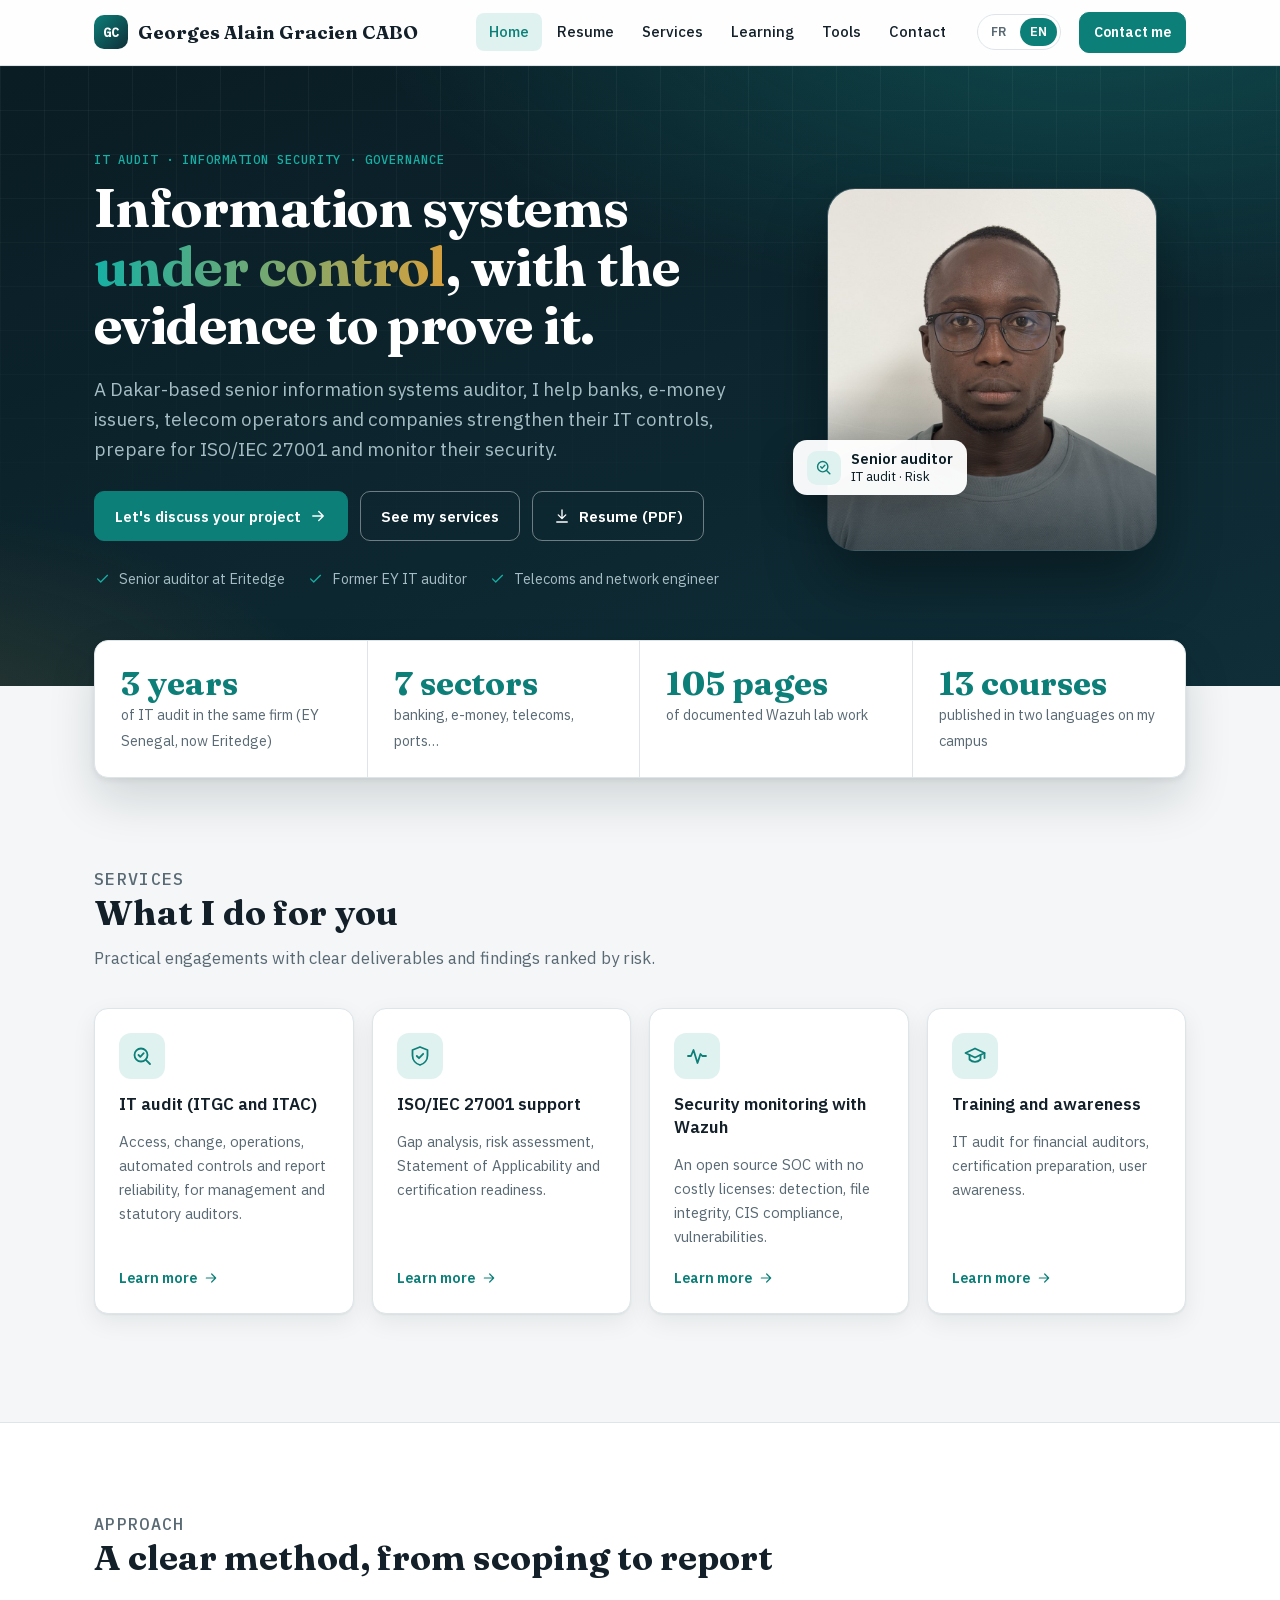
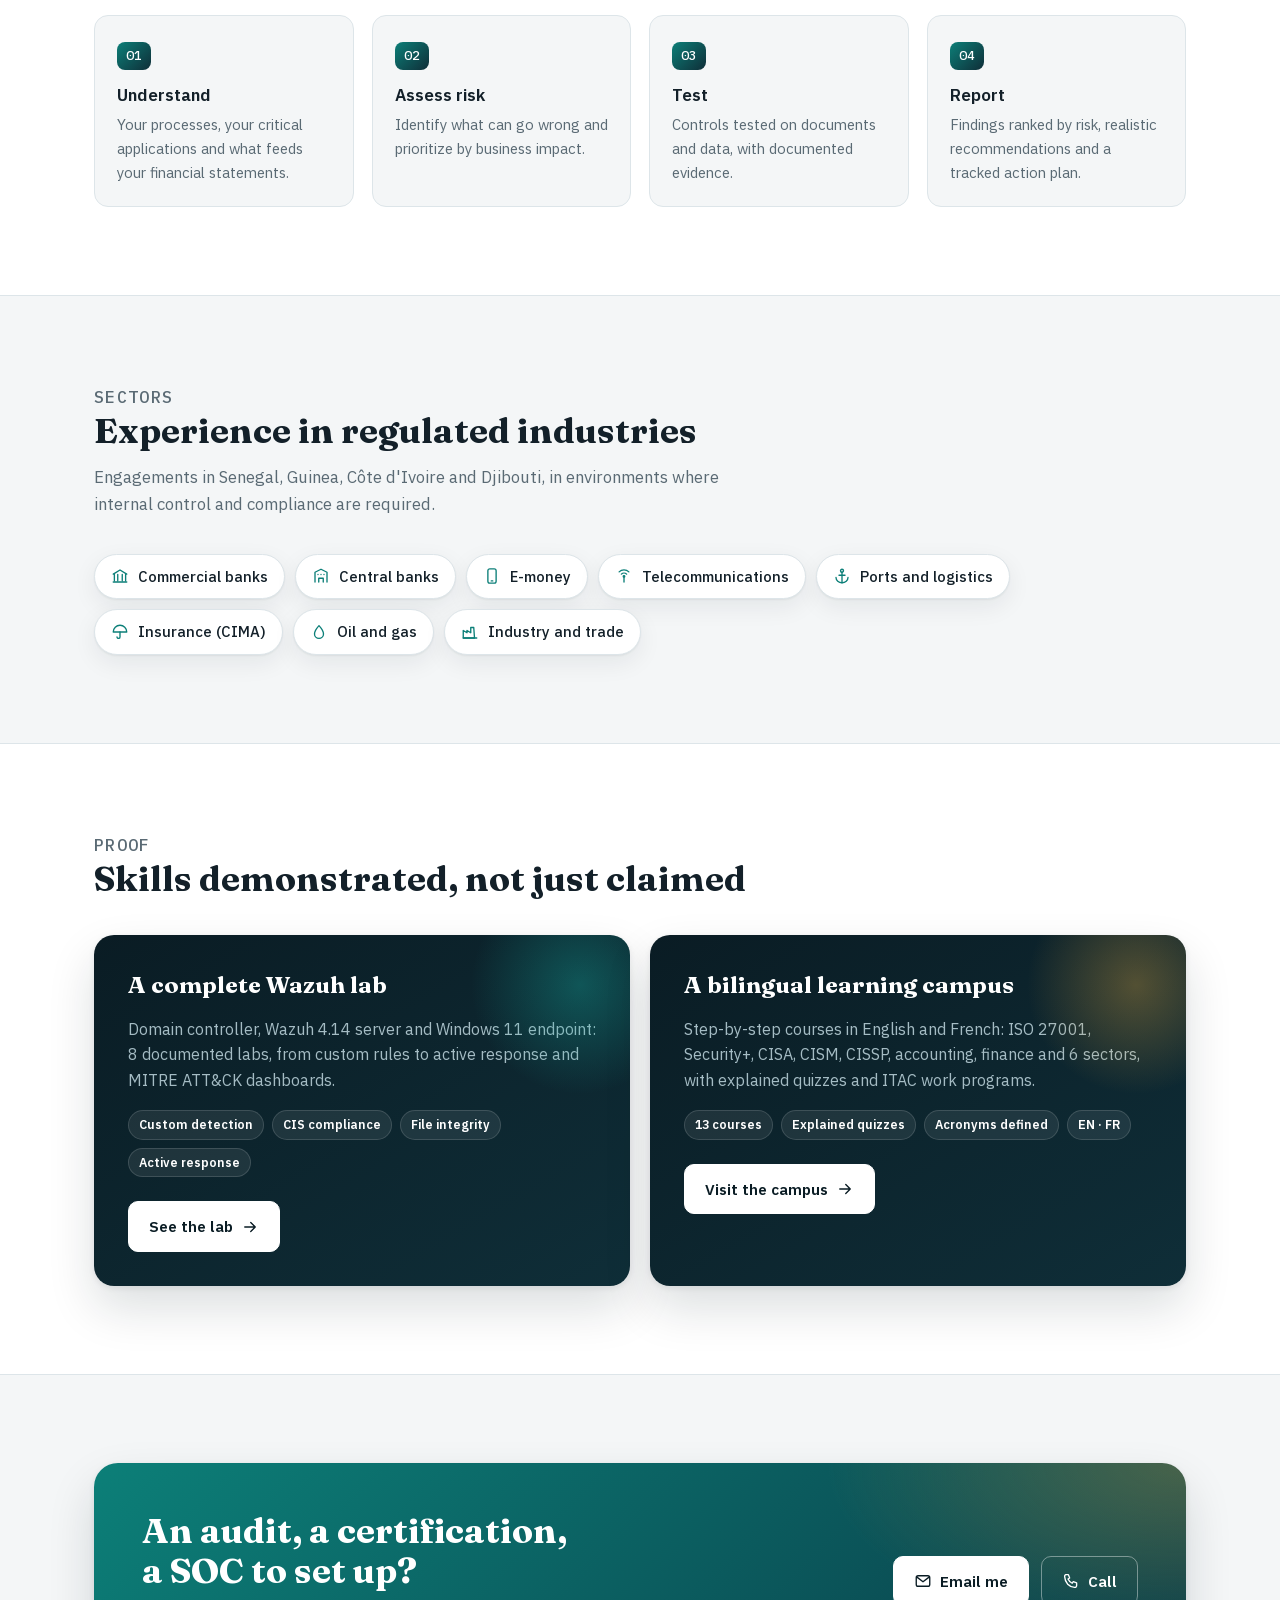
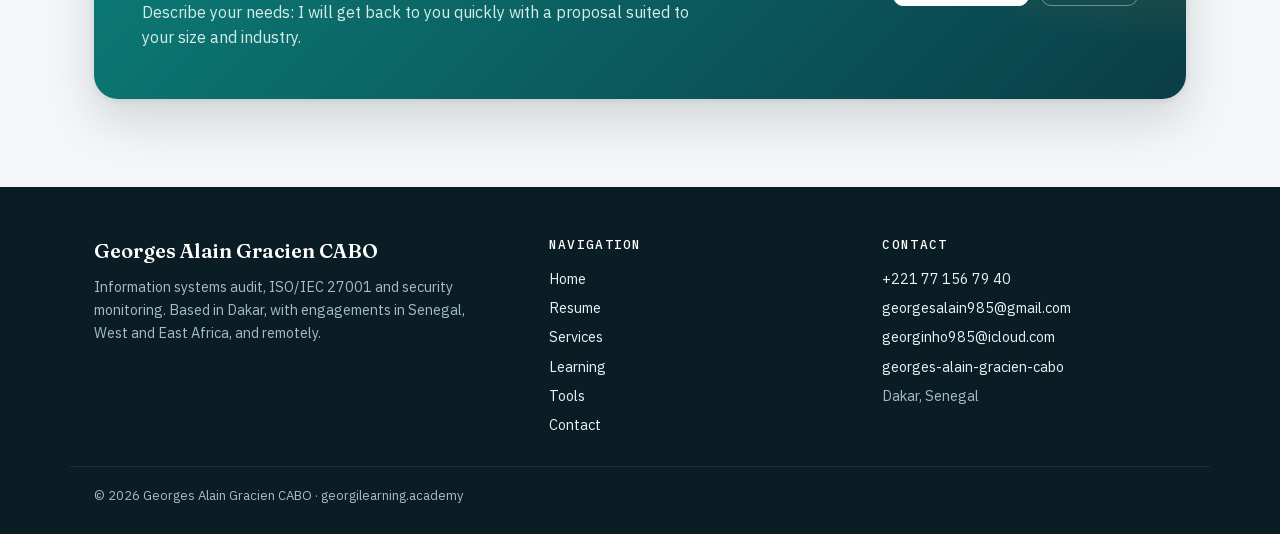
<file: index.html>
<!DOCTYPE html>
<html lang="fr">
<head>
<meta charset="utf-8">
<meta http-equiv="Content-Security-Policy" content="default-src 'self'; script-src 'self'; style-src 'self' 'unsafe-inline'; img-src 'self' data:; font-src 'self'; connect-src 'self'; object-src 'none'; base-uri 'self'; form-action 'none'; upgrade-insecure-requests">
<meta name="referrer" content="strict-origin-when-cross-origin">
<meta name="viewport" content="width=device-width, initial-scale=1">
<title>Georges Alain Gracien CABO · Audit IT et sécurité de l'information</title>
<meta name="description" content="Georges Alain Gracien CABO : audit des systèmes d'information et sécurité de l'information. CV, cours de certification (ISO 27001, Security+, CISA, CISM, CISSP) et outils.">
<script src="assets/js/redirect.js"></script>
<meta property="og:title" content="Georges Alain Gracien CABO · Audit IT et sécurité de l'information">
<meta property="og:description" content="Audit IT (ITGC, ITAC), accompagnement ISO/IEC 27001 et surveillance de sécurité avec Wazuh. Dakar, Sénégal · missions en Afrique de l'Ouest et de l'Est.">
<meta property="og:image" content="https://georgilearning.academy/assets/photo.jpg">
<meta property="og:url" content="https://georgilearning.academy/">
<meta name="theme-color" content="#0a1c24">
<link rel="stylesheet" href="assets/fonts/fonts.css">
<style>
:root{
  --bg:#f4f6f7; --surface:#ffffff; --ink:#132029; --muted:#5a6a74; --line:#dde5e9;
  --accent:#0c7f78; --accent-2:#15b0a4; --accent-soft:#e0f2f0; --gold:#d6a03d; --gold-soft:#fbf1dc;
  --navy:#0a1c24; --navy-2:#0f2e38; --on-dark:#e9f2f4; --on-dark-muted:#a5bcc4;
  --warn:#8a5a00; --warn-soft:#fff3d6;
  --display:"Fraunces", Georgia, serif; --body:"IBM Plex Sans", "Segoe UI", Roboto, Arial, sans-serif; --mono:"IBM Plex Mono", ui-monospace, Consolas, monospace;
  --radius:14px; --shadow:0 1px 2px rgba(10,28,36,.06), 0 8px 24px rgba(10,28,36,.07); --shadow-lg:0 2px 6px rgba(10,28,36,.08), 0 22px 48px rgba(10,28,36,.14);
  color-scheme: light;
}
@media (prefers-color-scheme: dark){
  :root{--bg:#0c1519; --surface:#132026; --ink:#e4ecef; --muted:#9aabb3; --line:#25363d; --accent:#3cc7bd; --accent-2:#5fd8ce; --accent-soft:#143532; --gold:#e8b85a; --gold-soft:#33290f; --warn:#f2c46b; --warn-soft:#3a2f14; --shadow:0 1px 2px rgba(0,0,0,.3), 0 8px 24px rgba(0,0,0,.25); --shadow-lg:0 2px 6px rgba(0,0,0,.35), 0 22px 48px rgba(0,0,0,.4); color-scheme: dark;}
}
*{box-sizing:border-box}
html{scroll-behavior:smooth}
html,body{margin:0}
body{background:var(--bg);color:var(--ink);font-family:var(--body);font-size:16px;line-height:1.6;-webkit-font-smoothing:antialiased}
img{max-width:100%}
a{color:var(--accent)}
:focus-visible{outline:3px solid var(--accent-2);outline-offset:2px}
.wrap{max-width:1140px;margin:0 auto;padding:0 24px}
/* En-tête */
header.top{position:sticky;top:0;z-index:20;background:color-mix(in srgb, var(--surface) 86%, transparent);backdrop-filter:saturate(1.6) blur(12px);-webkit-backdrop-filter:saturate(1.6) blur(12px);border-bottom:1px solid var(--line)}
.bar{max-width:1140px;margin:0 auto;padding:12px 24px;display:flex;align-items:center;gap:18px}
.logo{display:flex;align-items:center;gap:10px;font-family:var(--display);font-size:1.15rem;font-weight:700;color:var(--ink);text-decoration:none;margin-right:auto;white-space:nowrap}
.logo .mk{display:grid;place-items:center;width:34px;height:34px;border-radius:10px;background:linear-gradient(135deg,var(--accent),var(--navy-2));color:#fff;font-family:var(--mono);font-size:.82rem;letter-spacing:.02em}
nav.main{display:flex;gap:2px}
nav.main a{padding:7px 13px;border-radius:8px;color:var(--ink);text-decoration:none;font-size:.93rem;font-weight:500}
nav.main a:hover{background:var(--accent-soft)}
nav.main a.active{color:var(--accent);background:var(--accent-soft)}
.lang{display:flex;gap:4px;padding:3px;border:1px solid var(--line);border-radius:20px;background:var(--surface)}
.chip{font:inherit;font-size:.78rem;font-weight:600;padding:4px 10px;border-radius:16px;border:0;background:transparent;color:var(--muted);cursor:pointer}
.chip[aria-pressed="true"]{background:var(--accent);color:#fff}
.menu{display:none;font:inherit;background:transparent;border:1px solid var(--line);border-radius:10px;width:42px;height:40px;color:var(--ink);cursor:pointer}
.menu svg{width:22px;height:22px}
.hire{display:inline-flex}
/* Typographie */
main{min-height:60vh}
.page{max-width:1140px;margin:0 auto;padding:48px 24px 90px}
.eyebrow{font-family:var(--mono);font-size:.76rem;font-weight:500;color:var(--accent);letter-spacing:.08em;text-transform:uppercase;margin:0 0 10px}
h1{font-family:var(--display);font-size:clamp(2rem,4.6vw,3.4rem);line-height:1.08;letter-spacing:-.01em;margin:0 0 18px;text-wrap:balance}
h2{font-family:var(--display);font-size:clamp(1.5rem,3vw,2.2rem);line-height:1.15;margin:0 0 12px;text-wrap:balance}
.page h2{margin-top:56px}
h3{font-size:1.06rem;line-height:1.35;margin:0 0 6px}
p,li{max-width:68ch}
.lead{font-size:clamp(1.02rem,1.6vw,1.18rem);color:var(--muted)}
/* Boutons */
.btn{display:inline-flex;align-items:center;gap:8px;font:inherit;font-weight:600;font-size:.95rem;padding:12px 20px;border-radius:10px;border:1px solid var(--accent);background:var(--accent);color:#fff;cursor:pointer;text-decoration:none;transition:transform .15s ease, box-shadow .15s ease, background .15s ease}
.btn:hover{transform:translateY(-1px);box-shadow:0 8px 20px color-mix(in srgb, var(--accent) 30%, transparent)}
.btn.ghost{background:transparent;color:var(--accent)}
.btn.light{background:#fff;border-color:#fff;color:var(--navy)}
.btn.outline-light{background:transparent;border-color:rgba(255,255,255,.4);color:#fff}
/* Catalogue téléchargeable */
.catalog{background:var(--surface);border:1px solid var(--line);border-radius:20px;padding:28px;box-shadow:var(--shadow);margin:0 0 48px}
.cathead{display:flex;flex-wrap:wrap;gap:18px;align-items:flex-end;justify-content:space-between;margin-bottom:20px}
.cathead .lead{margin:0;max-width:60ch}
.cathead .actions{display:flex;flex-wrap:wrap;gap:10px}
.deck{display:flex;gap:14px;overflow-x:auto;scroll-snap-type:x mandatory;padding:4px 2px 14px}
.deck a{flex:0 0 min(78%,380px);scroll-snap-align:start;border-radius:12px;overflow:hidden;border:1px solid var(--line);box-shadow:var(--shadow);transition:transform .15s ease}
.deck a:hover{transform:translateY(-2px)}
.deck img{display:block;width:100%;height:auto}
.btn.sm{padding:8px 14px;font-size:.88rem}
.btn svg{width:18px;height:18px}
.actions{display:flex;gap:12px;flex-wrap:wrap;margin:26px 0}
/* Bandeaux pleine largeur */
.band{padding:88px 0}
.band.alt{background:var(--surface);border-top:1px solid var(--line);border-bottom:1px solid var(--line)}
.band .head{max-width:720px;margin-bottom:36px}
.band .head p{color:var(--muted);font-size:1.05rem;margin:0}
/* Hero */
.hero{position:relative;overflow:hidden;background:radial-gradient(1200px 500px at 85% -10%, rgba(21,176,164,.28), transparent 60%),radial-gradient(800px 400px at -10% 110%, rgba(214,160,61,.16), transparent 60%),linear-gradient(160deg,var(--navy),var(--navy-2));color:var(--on-dark)}
.hero::before{content:"";position:absolute;inset:0;background-image:linear-gradient(rgba(255,255,255,.045) 1px,transparent 1px),linear-gradient(90deg,rgba(255,255,255,.045) 1px,transparent 1px);background-size:44px 44px;mask-image:linear-gradient(180deg,#000,transparent 85%);-webkit-mask-image:linear-gradient(180deg,#000,transparent 85%)}
.hero .wrap{position:relative;display:grid;grid-template-columns:1.25fr .75fr;gap:56px;align-items:center;padding-top:84px;padding-bottom:96px}
.hero .eyebrow{color:var(--accent-2)}
.hero h1{color:#fff}
.hero h1 em{font-style:normal;background:linear-gradient(90deg,var(--accent-2),var(--gold));-webkit-background-clip:text;background-clip:text;color:transparent}
.hero .lead{color:var(--on-dark-muted);max-width:60ch}
.trust{display:flex;flex-wrap:wrap;gap:10px 22px;margin-top:8px;font-size:.9rem;color:var(--on-dark-muted)}
.trust span{display:inline-flex;align-items:center;gap:8px}
.trust svg{width:17px;height:17px;color:var(--accent-2)}
.portrait{position:relative;justify-self:center;width:min(100%,330px)}
.portrait .frame{position:relative;aspect-ratio:4/4.4;border-radius:28px;overflow:hidden;border:1px solid rgba(255,255,255,.14);box-shadow:0 30px 60px rgba(0,0,0,.35);background:linear-gradient(160deg,#20424d,#0d2129)}
.portrait .frame img{width:100%;height:100%;object-fit:cover;object-position:50% 30%;display:block}
.portrait .frame::after{content:"";position:absolute;inset:0;background:linear-gradient(180deg,transparent 55%,rgba(10,28,36,.55))}
.float{position:absolute;display:flex;align-items:center;gap:10px;background:rgba(255,255,255,.96);color:var(--navy);border-radius:14px;padding:10px 14px;box-shadow:0 14px 34px rgba(0,0,0,.25);font-size:.82rem;line-height:1.25;animation:bob 6s ease-in-out infinite}
.float b{display:block;font-size:.92rem}
.float .ic{display:grid;place-items:center;width:34px;height:34px;border-radius:10px;background:var(--accent-soft);color:#0c7f78;flex:none}
.float .ic svg{width:19px;height:19px}
.float.f1{left:-34px;bottom:56px}
.float.f2{right:-26px;top:28px;animation-delay:-3s}
@keyframes bob{0%,100%{transform:translateY(0)}50%{transform:translateY(-8px)}}
/* Chiffres clés */
.stats{position:relative;margin-top:-46px;z-index:2}
.stats .grid4{display:grid;grid-template-columns:repeat(4,1fr);background:var(--surface);border:1px solid var(--line);border-radius:var(--radius);box-shadow:var(--shadow-lg);overflow:hidden}
.stat{padding:24px 26px;border-right:1px solid var(--line)}
.stat:last-child{border-right:0}
.stat b{display:block;font-family:var(--display);font-size:2.1rem;line-height:1.1;color:var(--accent)}
.stat span{font-size:.9rem;color:var(--muted)}
/* Cartes */
.grid{display:grid;grid-template-columns:repeat(auto-fit,minmax(250px,1fr));gap:18px;margin:20px 0}
.grid.g3{grid-template-columns:repeat(auto-fit,minmax(min(100%,320px),1fr))}
.card{position:relative;background:var(--surface);border:1px solid var(--line);border-radius:var(--radius);padding:24px;display:flex;flex-direction:column;gap:8px;color:var(--ink);text-decoration:none;box-shadow:var(--shadow);transition:transform .2s ease, box-shadow .2s ease, border-color .2s ease}
a.card:hover,.card.lift:hover{transform:translateY(-3px);box-shadow:var(--shadow-lg);border-color:color-mix(in srgb, var(--accent) 45%, var(--line))}
.card .d{font-size:.93rem;color:var(--muted)}
.card .ic{display:grid;place-items:center;width:46px;height:46px;border-radius:12px;background:var(--accent-soft);color:var(--accent);margin-bottom:6px}
.card .ic svg{width:24px;height:24px}
.card .more{margin-top:auto;padding-top:10px;font-weight:600;font-size:.9rem;color:var(--accent);display:inline-flex;align-items:center;gap:6px}
.card .more svg{width:16px;height:16px;transition:transform .2s}
a.card:hover .more svg{transform:translateX(3px)}
.card.offer{border-top:4px solid var(--accent)}
.card.offer .n{font-family:var(--mono);font-size:.78rem;color:var(--accent)}
.tag{align-self:flex-start;font-size:.72rem;font-weight:600;padding:3px 10px;border-radius:12px;background:var(--accent-soft);color:var(--accent)}
.tag.soon{background:var(--warn-soft);color:var(--warn)}
ul.svc,ul.check{list-style:none;margin:8px 0 0;padding:0;font-size:.92rem}
ul.svc li,ul.check li{position:relative;padding-left:26px;margin:7px 0}
ul.svc li::before,ul.check li::before{content:"";position:absolute;left:0;top:.28em;width:16px;height:16px;border-radius:50%;background:var(--accent-soft) url("data:image/svg+xml,%3Csvg xmlns='http://www.w3.org/2000/svg' viewBox='0 0 24 24' fill='none' stroke='%230c7f78' stroke-width='3.2' stroke-linecap='round' stroke-linejoin='round'%3E%3Cpath d='M5 12.5l4.5 4.5L19 7.5'/%3E%3C/svg%3E") center/10px no-repeat}
/* Démarche */
.steps{display:grid;grid-template-columns:repeat(4,1fr);gap:18px;counter-reset:s}
.step{position:relative;padding:26px 22px 22px;border-radius:var(--radius);background:var(--bg);border:1px solid var(--line)}
.step::before{counter-increment:s;content:"0" counter(s);font-family:var(--mono);font-size:.8rem;font-weight:500;color:#fff;background:linear-gradient(135deg,var(--accent),var(--navy-2));border-radius:8px;padding:4px 9px;display:inline-block;margin-bottom:14px}
.step p{margin:0;color:var(--muted);font-size:.93rem}
/* Secteurs */
.sectors{display:flex;flex-wrap:wrap;gap:10px}
.sector{display:inline-flex;align-items:center;gap:9px;padding:10px 16px;border-radius:30px;background:var(--surface);border:1px solid var(--line);font-weight:500;font-size:.93rem;box-shadow:var(--shadow)}
.sector svg{width:18px;height:18px;color:var(--accent)}
/* Mises en avant sombres */
.features{display:grid;grid-template-columns:1fr 1fr;gap:20px}
.feature{position:relative;overflow:hidden;border-radius:20px;padding:34px;color:var(--on-dark);background:linear-gradient(150deg,var(--navy),var(--navy-2));box-shadow:var(--shadow-lg);display:flex;flex-direction:column;gap:10px}
.feature::after{content:"";position:absolute;right:-60px;top:-60px;width:220px;height:220px;border-radius:50%;background:radial-gradient(circle,rgba(21,176,164,.35),transparent 70%)}
.feature.gold::after{background:radial-gradient(circle,rgba(214,160,61,.35),transparent 70%)}
.feature h3{font-family:var(--display);font-size:1.45rem;color:#fff}
.feature p{color:var(--on-dark-muted);margin:0}
.feature .kpis{display:flex;flex-wrap:wrap;gap:8px;margin:6px 0 4px}
.feature .kpis span{font-size:.78rem;font-weight:600;padding:4px 10px;border-radius:20px;background:rgba(255,255,255,.08);border:1px solid rgba(255,255,255,.14);color:#fff}
.feature .btn{align-self:flex-start;margin-top:10px}
/* Appel à l'action */
.cta{border-radius:24px;padding:48px;display:grid;grid-template-columns:1.4fr 1fr;gap:30px;align-items:center;color:#fff;background:radial-gradient(600px 300px at 100% 0%, rgba(214,160,61,.3), transparent 60%),linear-gradient(135deg,#0c7f78,#0a3d48);box-shadow:var(--shadow-lg)}
.cta h2{color:#fff;margin:0 0 8px}
.cta p{margin:0;color:#d5ecea}
.cta .actions{margin:0;justify-content:flex-end}
/* Pages internes */
.pagehead{background:linear-gradient(160deg,var(--navy),var(--navy-2));color:var(--on-dark);position:relative;overflow:hidden}
.pagehead::before{content:"";position:absolute;inset:0;background-image:linear-gradient(rgba(255,255,255,.04) 1px,transparent 1px),linear-gradient(90deg,rgba(255,255,255,.04) 1px,transparent 1px);background-size:44px 44px}
.pagehead .wrap{position:relative;padding-top:64px;padding-bottom:64px}
.pagehead h1{color:#fff}
.pagehead .eyebrow{color:var(--accent-2)}
.pagehead .lead{color:var(--on-dark-muted)}
.pagehead .actions{margin-bottom:0}
.note{border:1px solid var(--line);border-left:4px solid var(--warn);background:var(--warn-soft);border-radius:8px;padding:12px 16px;margin:18px 0;font-size:.93rem}
/* CV */
.cvhead{display:flex;gap:24px;align-items:center;flex-wrap:wrap}
.cvhead img{width:128px;height:128px;border-radius:50%;object-fit:cover;object-position:50% 25%;border:3px solid rgba(255,255,255,.25);box-shadow:0 12px 30px rgba(0,0,0,.3)}
.cvhead h1{margin:0 0 4px}
.cvhead .lead{margin:0}
.cv{display:grid;grid-template-columns:290px 1fr;gap:36px}
.cv aside{background:var(--surface);border:1px solid var(--line);border-radius:var(--radius);padding:22px;align-self:start;position:sticky;top:84px;box-shadow:var(--shadow)}
.cv aside h3{font-size:.74rem;letter-spacing:.1em;text-transform:uppercase;color:var(--accent);margin:18px 0 8px;font-family:var(--mono);font-weight:500}
.cv aside h3:first-child{margin-top:0}
.cv aside ul{margin:0;padding-left:18px;font-size:.9rem}
.cv aside li{margin:4px 0;overflow-wrap:anywhere}
.cv .summary{font-size:1.05rem;background:var(--surface);border:1px solid var(--line);border-left:4px solid var(--accent);border-radius:12px;padding:18px 22px;box-shadow:var(--shadow);margin-top:0}
.cv h2{margin-top:40px}
.job{position:relative;border-left:2px solid var(--line);padding:0 0 22px 22px;margin-left:6px}
.job::before{content:"";position:absolute;left:-7px;top:6px;width:12px;height:12px;border-radius:50%;background:var(--surface);border:3px solid var(--accent)}
.job .when{font-family:var(--mono);font-size:.78rem;color:var(--accent);font-weight:500}
.job ul{padding-left:18px;margin:6px 0 0}
.job li{margin:4px 0;font-size:.95rem}
/* Outils */
form.calc{background:var(--surface);border:1px solid var(--line);border-radius:var(--radius);padding:22px;display:grid;grid-template-columns:repeat(auto-fit,minmax(190px,1fr));gap:16px;align-items:end;box-shadow:var(--shadow)}
label{display:flex;flex-direction:column;gap:5px;font-size:.88rem;font-weight:500}
input{font:inherit;padding:10px 12px;border:1px solid var(--line);border-radius:8px;background:var(--bg);color:var(--ink)}
.out{font-family:var(--mono);font-variant-numeric:tabular-nums;font-size:1.05rem}
.out strong{font-family:var(--display);font-size:1.6rem;color:var(--accent)}
details{background:var(--surface);border:1px solid var(--line);border-radius:10px;margin:8px 0;padding:0 16px}
details summary{cursor:pointer;padding:12px 0;font-weight:600}
/* Contact */
.contacts{display:grid;grid-template-columns:repeat(auto-fit,minmax(250px,1fr));gap:16px;margin:8px 0 30px}
.contact{display:flex;gap:14px;align-items:center;background:var(--surface);border:1px solid var(--line);border-radius:var(--radius);padding:18px 20px;box-shadow:var(--shadow);color:var(--ink);text-decoration:none;transition:transform .2s, box-shadow .2s}
.contact:hover{transform:translateY(-2px);box-shadow:var(--shadow-lg)}
.contact .ic{display:grid;place-items:center;width:44px;height:44px;border-radius:12px;background:var(--accent-soft);color:var(--accent);flex:none}
.contact .ic svg{width:22px;height:22px}
.contact small{display:block;color:var(--muted);font-size:.78rem;text-transform:uppercase;letter-spacing:.06em}
.contact b{font-weight:600;overflow-wrap:anywhere}
/* Pied de page */
footer{background:var(--navy);color:var(--on-dark-muted);font-size:.9rem}
footer .fgrid{max-width:1140px;margin:0 auto;padding:48px 24px 24px;display:grid;grid-template-columns:1.4fr 1fr 1fr;gap:30px}
footer h4{color:#fff;font-size:.8rem;letter-spacing:.1em;text-transform:uppercase;margin:0 0 12px;font-family:var(--mono);font-weight:500}
footer a{color:var(--on-dark);text-decoration:none}
footer a:hover{color:var(--accent-2)}
footer ul{list-style:none;margin:0;padding:0}
footer li{margin:6px 0}
footer .brand{font-family:var(--display);font-size:1.25rem;color:#fff;margin:0 0 8px}
footer .legal{max-width:1140px;margin:0 auto;padding:18px 24px 28px;border-top:1px solid rgba(255,255,255,.08);font-size:.82rem}
/* Apparition au défilement */
.rv{opacity:0;transform:translateY(16px);transition:opacity .6s ease, transform .6s ease}
.rv.in{opacity:1;transform:none}
@media (prefers-reduced-motion: reduce){ .rv{opacity:1;transform:none;transition:none} .float{animation:none} html{scroll-behavior:auto} .btn,.card,.contact{transition:none} }
/* Responsive */
@media (max-width:980px){
  .hero .wrap{grid-template-columns:1fr;gap:40px;padding-top:56px}
  .portrait{width:min(100%,280px)}
  .steps{grid-template-columns:1fr 1fr}
  .features{grid-template-columns:1fr}
  .cta{grid-template-columns:1fr;padding:34px}
  .cta .actions{justify-content:flex-start}
  .cv{grid-template-columns:1fr}
  .cv aside{position:static}
  footer .fgrid{grid-template-columns:1fr 1fr}
}
@media (max-width:860px){
  .menu{display:inline-grid;place-items:center}
  .hire{display:none}
  nav.main{display:none;position:absolute;left:0;right:0;top:100%;flex-direction:column;background:var(--surface);border-bottom:1px solid var(--line);padding:10px 16px 16px;box-shadow:var(--shadow-lg)}
  header.top.open nav.main{display:flex}
  nav.main a{padding:12px 14px;font-size:1rem}
}
@media (max-width:640px){
  .wrap,.bar,.page{padding-left:18px;padding-right:18px}
  .band{padding:64px 0}
  .stats .grid4{grid-template-columns:1fr 1fr}
  .stat{padding:18px;border-bottom:1px solid var(--line)}
  .stat:nth-child(2n){border-right:0}
  .stat b{font-size:1.7rem}
  .steps{grid-template-columns:1fr}
  .float.f1{left:-8px;bottom:24px}
  .float.f2{right:-8px;top:14px}
  .feature{padding:26px}
  .cta{padding:28px 22px;border-radius:18px}
  footer .fgrid{grid-template-columns:1fr}
  .logo{min-width:0;white-space:normal}
  .logo .nm{font-size:.95rem;line-height:1.1}
}
@media (max-width:420px){
  .logo .mk{flex:none}
  .logo .nm{font-size:.86rem;max-width:9.5em}
}
@media (max-width:360px){
  .logo{gap:8px}
  .logo .nm{font-size:.78rem}
}
@media print{ header.top,footer,.actions,.note,.menu{display:none} body{background:#fff;color:#000} .pagehead{background:none;color:#000} .pagehead h1,.pagehead .lead{color:#000} .cv aside{position:static;box-shadow:none} .rv{opacity:1;transform:none} }
</style>
</head>
<body>
<header class="top" id="top"><div class="bar">
  <a class="logo" href="#accueil"><span class="mk">GC</span><span class="nm">Georges Alain Gracien CABO</span></a>
  <nav class="main" id="nav" aria-label="Menu"></nav>
  <div class="lang" role="group" aria-label="Langue / Language">
    <button type="button" class="chip" data-lang="fr">FR</button>
    <button type="button" class="chip" data-lang="en">EN</button>
  </div>
  <a class="btn sm hire" id="hire" href="#contact">Contact</a>
  <button type="button" class="menu" id="menuBtn" aria-expanded="false" aria-controls="nav" aria-label="Menu"></button>
</div></header>
<main id="page"></main>
<footer id="foot"></footer>
<script src="assets/js/site.js"></script>
</body>
</html>
</file>
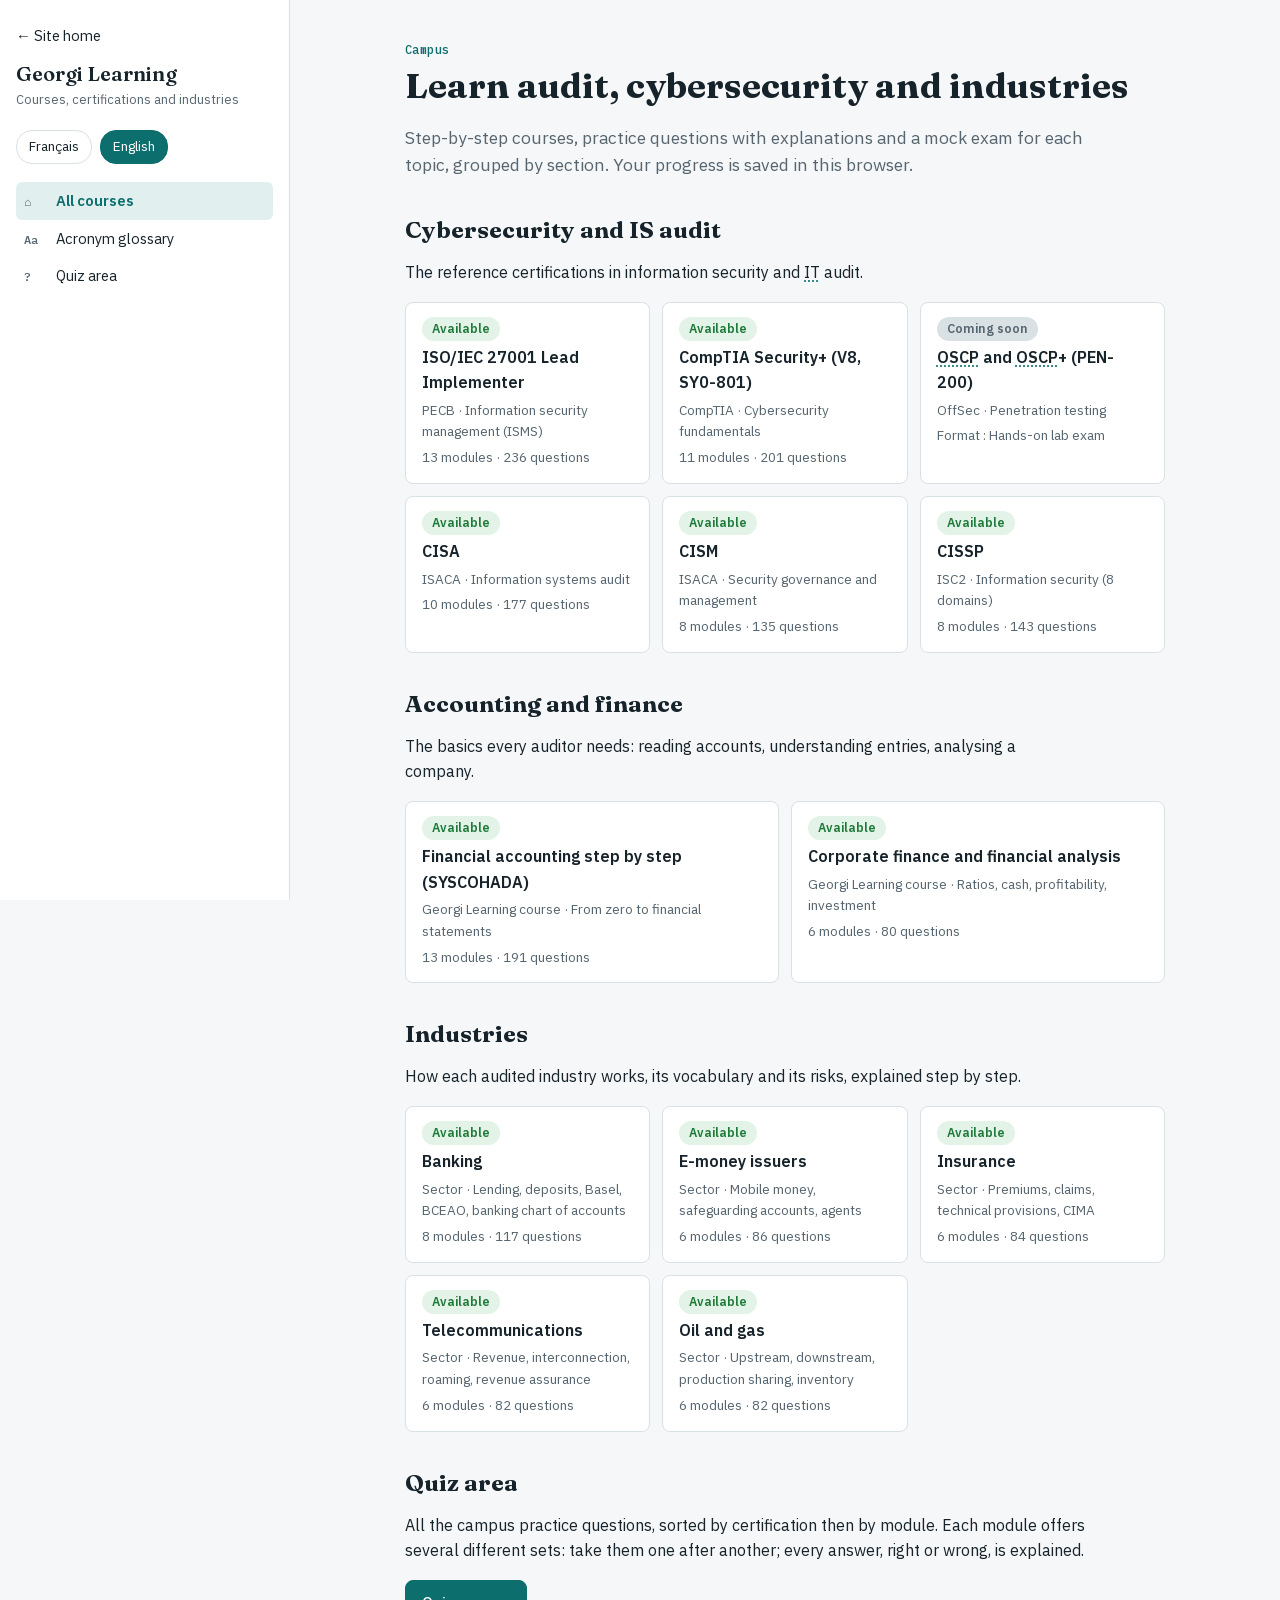
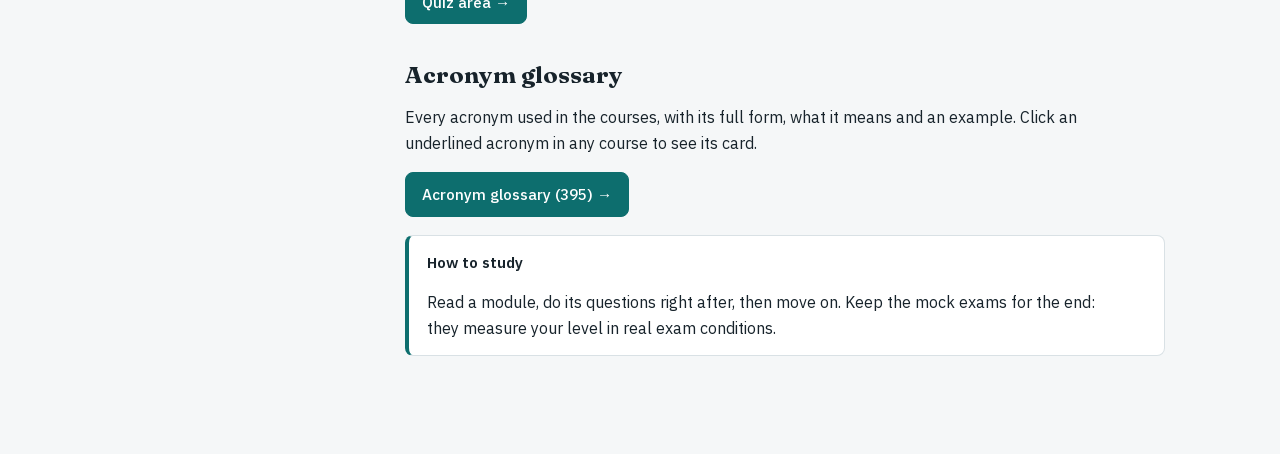
<file: learning/index.html>
<!DOCTYPE html>
<html lang="fr">
<head>
<meta charset="utf-8">
<meta http-equiv="Content-Security-Policy" content="default-src 'self'; script-src 'self'; style-src 'self' 'unsafe-inline'; img-src 'self' data:; font-src 'self'; connect-src 'self'; object-src 'none'; base-uri 'self'; form-action 'none'; upgrade-insecure-requests">
<meta name="referrer" content="strict-origin-when-cross-origin">
<meta name="viewport" content="width=device-width, initial-scale=1">
<title>Georgi Learning</title>
<link rel="stylesheet" href="../assets/fonts/fonts.css">
<style>
/* Mise en page : barre latérale fixe (plan du cours) + colonne de lecture ~68 caractères ; un fil vert-bleu "SMSI" sert d'accent. */
:root{
  --bg:#f5f7f8; --surface:#ffffff; --ink:#17232b; --muted:#56656f; --line:#d9e1e5;
  --accent:#0d6e6e; --accent-soft:#e1f0ef; --ok:#1f7a3a; --ok-soft:#e3f3e7; --bad:#b3261e; --bad-soft:#fbe7e5; --warn:#8a5a00; --warn-soft:#fff3d6;
  --display:"Fraunces", Georgia, "Times New Roman", serif;
  --body:"IBM Plex Sans", "Segoe UI", Roboto, Arial, sans-serif;
  --mono:"IBM Plex Mono", ui-monospace, Consolas, monospace;
  color-scheme: light;
}
@media (prefers-color-scheme: dark){
  :root:not([data-theme="light"]){
    --bg:#0f1619; --surface:#162126; --ink:#e4ecef; --muted:#9aabb3; --line:#2a3a41;
    --accent:#4fc1bd; --accent-soft:#173634; --ok:#6fd08c; --ok-soft:#163323; --bad:#ff8a80; --bad-soft:#3a1c1a; --warn:#f2c46b; --warn-soft:#3a2f14;
    color-scheme: dark;
  }
}
:root[data-theme="dark"]{
  --bg:#0f1619; --surface:#162126; --ink:#e4ecef; --muted:#9aabb3; --line:#2a3a41;
  --accent:#4fc1bd; --accent-soft:#173634; --ok:#6fd08c; --ok-soft:#163323; --bad:#ff8a80; --bad-soft:#3a1c1a; --warn:#f2c46b; --warn-soft:#3a2f14;
  color-scheme: dark;
}
*{box-sizing:border-box}
html,body{margin:0;height:100%}
body{background:var(--bg);color:var(--ink);font-family:var(--body);font-size:16px;line-height:1.6}
a{color:var(--accent)}
:focus-visible{outline:3px solid var(--accent);outline-offset:2px}
.layout{display:grid;grid-template-columns:290px 1fr;min-height:100%}
nav.side{background:var(--surface);border-right:1px solid var(--line);padding:24px 16px;position:sticky;top:0;height:100vh;overflow-y:auto}
.brand{font-family:var(--display);font-size:1.25rem;line-height:1.2;margin:0 0 4px}
.brand-sub{font-size:.8rem;color:var(--muted);margin:0 0 20px}
.navgroup{font-size:.72rem;letter-spacing:.08em;text-transform:uppercase;color:var(--muted);margin:18px 8px 6px}
nav.side a{display:flex;gap:10px;align-items:baseline;padding:7px 8px;border-radius:6px;color:var(--ink);text-decoration:none;font-size:.92rem}
nav.side a .n{font-family:var(--mono);font-size:.75rem;color:var(--muted);min-width:22px}
nav.side a:hover{background:var(--accent-soft)}
nav.side a.active{background:var(--accent-soft);color:var(--accent);font-weight:600}
nav.side a .done{margin-left:auto;color:var(--ok);font-size:.8rem}
main{padding:40px 24px 80px;display:flex;justify-content:center}
.page{width:100%;max-width:760px}
.eyebrow{font-family:var(--mono);font-size:.78rem;color:var(--accent);letter-spacing:.04em;margin:0 0 6px}
h1{font-family:var(--display);font-size:2.2rem;line-height:1.15;margin:0 0 12px;text-wrap:balance}
h2{font-family:var(--display);font-size:1.45rem;line-height:1.25;margin:36px 0 10px;text-wrap:balance}
h3{font-size:1.05rem;margin:24px 0 6px}
p,li{max-width:68ch}
.lead{font-size:1.08rem;color:var(--muted)}
.clause{font-family:var(--mono);font-size:.82rem;background:var(--accent-soft);color:var(--accent);padding:1px 6px;border-radius:4px;white-space:nowrap}
.box{border:1px solid var(--line);border-left:4px solid var(--accent);background:var(--surface);border-radius:8px;padding:14px 18px;margin:18px 0}
.box.tip{border-left-color:var(--warn);background:var(--warn-soft)}
.box.key{border-left-color:var(--ok)}
.series-btns{display:flex;flex-wrap:wrap;gap:8px}
.box h4{margin:0 0 6px;font-size:.95rem}
.box p:last-child,.box ul:last-child{margin-bottom:0}
.tablewrap{overflow-x:auto;margin:14px 0;border:1px solid var(--line);border-radius:8px;background:var(--surface)}
table{border-collapse:collapse;width:100%;font-size:.9rem}
th,td{text-align:left;padding:8px 12px;border-bottom:1px solid var(--line);vertical-align:top}
th{background:var(--accent-soft);font-weight:600}
tr:last-child td{border-bottom:none}
td.num{font-family:var(--mono);font-variant-numeric:tabular-nums;white-space:nowrap}
.new{font-size:.7rem;font-weight:600;color:var(--ok);background:var(--ok-soft);padding:1px 6px;border-radius:10px;margin-left:6px;white-space:nowrap}
.pager{display:flex;justify-content:space-between;gap:12px;margin-top:48px;border-top:1px solid var(--line);padding-top:20px;flex-wrap:wrap}
.btn{display:inline-flex;align-items:center;gap:6px;font:inherit;font-weight:500;font-size:.95rem;padding:9px 16px;border-radius:8px;border:1px solid var(--accent);background:var(--accent);color:var(--surface);cursor:pointer;text-decoration:none}
.btn.ghost{background:transparent;color:var(--accent)}
.btn:disabled{opacity:.45;cursor:not-allowed}
.grid{display:grid;grid-template-columns:repeat(auto-fit,minmax(220px,1fr));gap:12px;margin:16px 0}
.card{background:var(--surface);border:1px solid var(--line);border-radius:8px;padding:14px 16px;text-decoration:none;color:var(--ink);display:flex;flex-direction:column;gap:4px}
a.card:hover{border-color:var(--accent)}
.card .t{font-weight:600}
.card .d{font-size:.85rem;color:var(--muted)}
.stat{font-family:var(--display);font-size:2rem;color:var(--accent);line-height:1}
.filters{display:flex;flex-wrap:wrap;gap:8px;margin:12px 0 18px}
.chip{font:inherit;font-size:.85rem;padding:5px 12px;border-radius:16px;border:1px solid var(--line);background:var(--surface);color:var(--ink);cursor:pointer}
.chip[aria-pressed="true"]{background:var(--accent);border-color:var(--accent);color:var(--surface)}
.q{background:var(--surface);border:1px solid var(--line);border-radius:10px;padding:18px 20px;margin:0 0 16px}
.q .meta{font-family:var(--mono);font-size:.75rem;color:var(--muted);margin-bottom:6px;display:flex;justify-content:space-between;gap:8px;flex-wrap:wrap}
.q .stem{font-weight:500;margin:0 0 12px}
.opt{display:block;width:100%;text-align:left;font:inherit;padding:10px 14px;margin:6px 0;border:1px solid var(--line);border-radius:8px;background:var(--bg);color:var(--ink);cursor:pointer}
.opt:hover:not(:disabled){border-color:var(--accent)}
.opt .l{font-family:var(--mono);font-weight:500;margin-right:8px;color:var(--muted)}
.opt.chosen{border-color:var(--accent);background:var(--accent-soft)}
.opt.right{border-color:var(--ok);background:var(--ok-soft)}
.opt.wrong{border-color:var(--bad);background:var(--bad-soft)}
.opt:disabled{cursor:default}
.expl{margin-top:12px;padding:12px 14px;border-radius:8px;font-size:.93rem;background:var(--accent-soft)}
.expl strong{display:block;margin-bottom:2px}
.scorebar{display:flex;gap:18px;align-items:center;flex-wrap:wrap;background:var(--surface);border:1px solid var(--line);border-radius:10px;padding:12px 16px;margin:0 0 16px;position:sticky;top:8px;z-index:2}
.scorebar .s{font-family:var(--mono);font-variant-numeric:tabular-nums}
.pill{font-size:.78rem;font-weight:600;padding:2px 10px;border-radius:12px}
.pill.ok{background:var(--ok-soft);color:var(--ok)} .pill.bad{background:var(--bad-soft);color:var(--bad)}
.result{background:var(--surface);border:1px solid var(--line);border-radius:10px;padding:20px;margin:0 0 20px}
.menu-btn{display:none}
abbr.sig{text-decoration:underline dotted var(--accent);text-underline-offset:3px;cursor:help;font-weight:inherit}abbr.sig:hover,abbr.sig:focus{background:var(--accent-soft);outline:none;border-radius:3px}
#sigpop{position:absolute;z-index:60;max-width:380px;background:var(--surface);border:1px solid var(--line);border-left:4px solid var(--accent);border-radius:8px;padding:12px 14px;box-shadow:0 8px 24px rgba(0,0,0,.18);font-size:.92rem;line-height:1.45}
#sigpop .k,.sigcard .k{font-weight:700;color:var(--accent);font-size:1.05rem}#sigpop .f,.sigcard .f{font-style:italic;margin:2px 0 6px}#sigpop p,.sigcard p{margin:4px 0}#sigpop .lbl,.sigcard .lbl{font-weight:600}#sigpop a{font-size:.85rem}
.sigexp{color:var(--muted);font-style:italic}.sigbox{border-left:3px solid var(--accent);background:var(--accent-soft);border-radius:0 6px 6px 0;padding:8px 12px;margin:6px 0 12px;font-size:.93rem;line-height:1.5}.sigbox .f{font-style:italic}.sigbox .x{display:block;margin-top:4px}li>.sigbox{margin:6px 0}
.siglist{margin-top:32px;padding-top:8px;border-top:2px solid var(--accent-soft)}.sigcard{border:1px solid var(--line);border-radius:8px;padding:10px 14px;margin:10px 0;background:var(--surface)}
.sigsearch{width:100%;max-width:420px;padding:9px 12px;border:1px solid var(--line);border-radius:8px;font:inherit;margin:8px 0 4px;background:var(--surface);color:var(--ink)}
.pas{margin-top:36px;padding-top:8px;border-top:2px solid var(--accent-soft)}.pas>h2{color:var(--accent)}dl.voc{margin:8px 0 16px}dl.voc dt{font-weight:600;margin-top:10px}dl.voc dd{margin:2px 0 0 0}
.why{margin-top:10px;padding-top:8px;border-top:1px dashed var(--line)}.why .whyT{font-weight:600;margin:0 0 4px}.why ul{margin:0;padding-left:18px}.why li{margin:3px 0}.why li.mine{color:var(--bad)}
details{background:var(--surface);border:1px solid var(--line);border-radius:8px;margin:8px 0;padding:0 14px}
details summary{cursor:pointer;padding:10px 0;font-weight:600}
@media (max-width:860px){
  .layout{grid-template-columns:1fr}
  nav.side{position:static;height:auto;border-right:none;border-bottom:1px solid var(--line);display:none}
  nav.side.open{display:block}
  .menu-btn{display:inline-flex;margin:12px 16px 0}
  main{padding:20px 16px 60px}
  h1{font-size:1.7rem}
}
@media (prefers-reduced-motion:reduce){*{transition:none!important;animation:none!important}}
</style>
</head>
<body>
<button class="btn ghost menu-btn" id="menuBtn" type="button" aria-expanded="false">Plan du cours</button>
<div class="layout">
<nav class="side" id="side" aria-label="Plan du cours"></nav>
<main><div class="page" id="page"></div></main>
</div>
<script src="init.js"></script>
<script src="certs/catalogue.js"></script>
<script src="certs/sigles-cyber.js"></script>
<script src="certs/sigles-audit.js"></script>
<script src="certs/sigles-gestion.js"></script>
<script src="certs/sigles-complement.js"></script>
<script src="certs/sigles-cyber.en.js"></script>
<script src="certs/sigles-audit.en.js"></script>
<script src="certs/sigles-gestion.en.js"></script>
<script src="certs/sigles-complement.en.js"></script>
<script src="certs/sigles-cles.js"></script>
<script src="certs/iso27001-li.js"></script>
<script src="certs/iso27001-li-qcm.js"></script>
<script src="certs/iso27001-li-why.js"></script>
<script src="certs/iso27001-li-pas.js"></script>
<script src="certs/iso27001-li-pas.en.js"></script>
<script src="certs/iso27001-li.en.js"></script>
<script src="certs/iso27001-li-qcm.en.js"></script>
<script src="certs/iso27001-li-why.en.js"></script>
<script src="certs/secplus.js"></script>
<script src="certs/secplus-qcm.js"></script>
<script src="certs/secplus-why.js"></script>
<script src="certs/secplus-pas.js"></script>
<script src="certs/secplus-pas.en.js"></script>
<script src="certs/secplus.en.js"></script>
<script src="certs/secplus-qcm.en.js"></script>
<script src="certs/secplus-why.en.js"></script>
<script src="certs/cisa.js"></script>
<script src="certs/cisa-qcm.js"></script>
<script src="certs/cisa-why.js"></script>
<script src="certs/cisa-pas.js"></script>
<script src="certs/cisa-pas.en.js"></script>
<script src="certs/cisa.en.js"></script>
<script src="certs/cisa-qcm.en.js"></script>
<script src="certs/cisa-why.en.js"></script>
<script src="certs/cism.js"></script>
<script src="certs/cism-qcm.js"></script>
<script src="certs/cism-why.js"></script>
<script src="certs/cism-pas.js"></script>
<script src="certs/cism-pas.en.js"></script>
<script src="certs/cism.en.js"></script>
<script src="certs/cism-qcm.en.js"></script>
<script src="certs/cism-why.en.js"></script>
<script src="certs/cissp.js"></script>
<script src="certs/cissp-qcm.js"></script>
<script src="certs/cissp-why.js"></script>
<script src="certs/cissp-pas.js"></script>
<script src="certs/cissp-pas.en.js"></script>
<script src="certs/cissp.en.js"></script>
<script src="certs/cissp-qcm.en.js"></script>
<script src="certs/cissp-why.en.js"></script>
<script src="certs/compta.js"></script>
<script src="certs/compta-2.js"></script>
<script src="certs/compta-qcm.js"></script>
<script src="certs/compta-why.js"></script>
<script src="certs/compta.en.js"></script>
<script src="certs/compta-2.en.js"></script>
<script src="certs/compta-qcm.en.js"></script>
<script src="certs/compta-why.en.js"></script>
<script src="certs/banque.js"></script>
<script src="certs/banque-qcm.js"></script>
<script src="certs/banque-why.js"></script>
<script src="certs/banque.en.js"></script>
<script src="certs/banque-qcm.en.js"></script>
<script src="certs/banque-why.en.js"></script>
<script src="certs/monnaie-electronique.js"></script>
<script src="certs/monnaie-electronique-qcm.js"></script>
<script src="certs/monnaie-electronique-why.js"></script>
<script src="certs/monnaie-electronique.en.js"></script>
<script src="certs/monnaie-electronique-qcm.en.js"></script>
<script src="certs/monnaie-electronique-why.en.js"></script>
<script src="certs/assurance.js"></script>
<script src="certs/assurance-qcm.js"></script>
<script src="certs/assurance-why.js"></script>
<script src="certs/assurance.en.js"></script>
<script src="certs/assurance-qcm.en.js"></script>
<script src="certs/assurance-why.en.js"></script>
<script src="certs/telecoms.js"></script>
<script src="certs/telecoms-qcm.js"></script>
<script src="certs/telecoms-why.js"></script>
<script src="certs/telecoms.en.js"></script>
<script src="certs/telecoms-qcm.en.js"></script>
<script src="certs/telecoms-why.en.js"></script>
<script src="certs/petrole.js"></script>
<script src="certs/petrole-qcm.js"></script>
<script src="certs/petrole-why.js"></script>
<script src="certs/petrole.en.js"></script>
<script src="certs/petrole-qcm.en.js"></script>
<script src="certs/petrole-why.en.js"></script>
<script src="certs/finance.js"></script>
<script src="certs/finance-qcm.js"></script>
<script src="certs/finance-why.js"></script>
<script src="certs/finance.en.js"></script>
<script src="certs/finance-qcm.en.js"></script>
<script src="certs/finance-why.en.js"></script>
<script src="certs/secteurs-itac.js"></script>
<script src="certs/secteurs-itac.en.js"></script>
<script src="certs/secplus-series.js"></script>
<script src="certs/secplus-series-2.js"></script>
<script src="certs/iso27001-li-series.js"></script>
<script src="certs/iso27001-li-series-2.js"></script>
<script src="certs/cisa-series.js"></script>
<script src="certs/cisa-series-2.js"></script>
<script src="certs/cism-series.js"></script>
<script src="certs/cism-series-2.js"></script>
<script src="certs/cissp-series.js"></script>
<script src="certs/cissp-series-2.js"></script>
<script src="certs/compta-series.js"></script>
<script src="certs/compta-series-2.js"></script>
<script src="certs/finance-series.js"></script>
<script src="certs/banque-series.js"></script>
<script src="certs/monnaie-electronique-series.js"></script>
<script src="certs/assurance-series.js"></script>
<script src="certs/telecoms-series.js"></script>
<script src="certs/petrole-series.js"></script>
<script src="app.js"></script>
</body>
</html>
</file>
<file: assets/fonts/fonts.css>
/* Polices hébergées sur le site (Fraunces, IBM Plex Sans, IBM Plex Mono ; licence SIL Open Font License). */
/* latin-ext */
@font-face {
  font-family: 'Fraunces';
  font-style: normal;
  font-weight: 600;
  font-display: swap;
  src: url(Fraunces-latin-ext.woff2) format('woff2');
  unicode-range: U+0100-02BA, U+02BD-02C5, U+02C7-02CC, U+02CE-02D7, U+02DD-02FF, U+0304, U+0308, U+0329, U+1D00-1DBF, U+1E00-1E9F, U+1EF2-1EFF, U+2020, U+20A0-20AB, U+20AD-20C4, U+2113, U+2C60-2C7F, U+A720-A7FF;
}
/* latin */
@font-face {
  font-family: 'Fraunces';
  font-style: normal;
  font-weight: 600;
  font-display: swap;
  src: url(Fraunces-latin.woff2) format('woff2');
  unicode-range: U+0000-00FF, U+0131, U+0152-0153, U+02BB-02BC, U+02C6, U+02DA, U+02DC, U+0304, U+0308, U+0329, U+2000-206F, U+20AC, U+2122, U+2191, U+2193, U+2212, U+2215, U+FEFF, U+FFFD;
}
/* latin-ext */
@font-face {
  font-family: 'Fraunces';
  font-style: normal;
  font-weight: 700;
  font-display: swap;
  src: url(Fraunces-latin-ext.woff2) format('woff2');
  unicode-range: U+0100-02BA, U+02BD-02C5, U+02C7-02CC, U+02CE-02D7, U+02DD-02FF, U+0304, U+0308, U+0329, U+1D00-1DBF, U+1E00-1E9F, U+1EF2-1EFF, U+2020, U+20A0-20AB, U+20AD-20C4, U+2113, U+2C60-2C7F, U+A720-A7FF;
}
/* latin */
@font-face {
  font-family: 'Fraunces';
  font-style: normal;
  font-weight: 700;
  font-display: swap;
  src: url(Fraunces-latin.woff2) format('woff2');
  unicode-range: U+0000-00FF, U+0131, U+0152-0153, U+02BB-02BC, U+02C6, U+02DA, U+02DC, U+0304, U+0308, U+0329, U+2000-206F, U+20AC, U+2122, U+2191, U+2193, U+2212, U+2215, U+FEFF, U+FFFD;
}
/* latin-ext */
@font-face {
  font-family: 'IBM Plex Mono';
  font-style: normal;
  font-weight: 500;
  font-display: swap;
  src: url(IBMPlexMono-latin-ext.woff2) format('woff2');
  unicode-range: U+0100-02BA, U+02BD-02C5, U+02C7-02CC, U+02CE-02D7, U+02DD-02FF, U+0304, U+0308, U+0329, U+1D00-1DBF, U+1E00-1E9F, U+1EF2-1EFF, U+2020, U+20A0-20AB, U+20AD-20C4, U+2113, U+2C60-2C7F, U+A720-A7FF;
}
/* latin */
@font-face {
  font-family: 'IBM Plex Mono';
  font-style: normal;
  font-weight: 500;
  font-display: swap;
  src: url(IBMPlexMono-latin.woff2) format('woff2');
  unicode-range: U+0000-00FF, U+0131, U+0152-0153, U+02BB-02BC, U+02C6, U+02DA, U+02DC, U+0304, U+0308, U+0329, U+2000-206F, U+20AC, U+2122, U+2191, U+2193, U+2212, U+2215, U+FEFF, U+FFFD;
}
/* latin-ext */
@font-face {
  font-family: 'IBM Plex Sans';
  font-style: normal;
  font-weight: 400;
  font-stretch: 100%;
  font-display: swap;
  src: url(IBMPlexSans-latin-ext.woff2) format('woff2');
  unicode-range: U+0100-02BA, U+02BD-02C5, U+02C7-02CC, U+02CE-02D7, U+02DD-02FF, U+0304, U+0308, U+0329, U+1D00-1DBF, U+1E00-1E9F, U+1EF2-1EFF, U+2020, U+20A0-20AB, U+20AD-20C4, U+2113, U+2C60-2C7F, U+A720-A7FF;
}
/* latin */
@font-face {
  font-family: 'IBM Plex Sans';
  font-style: normal;
  font-weight: 400;
  font-stretch: 100%;
  font-display: swap;
  src: url(IBMPlexSans-latin.woff2) format('woff2');
  unicode-range: U+0000-00FF, U+0131, U+0152-0153, U+02BB-02BC, U+02C6, U+02DA, U+02DC, U+0304, U+0308, U+0329, U+2000-206F, U+20AC, U+2122, U+2191, U+2193, U+2212, U+2215, U+FEFF, U+FFFD;
}
/* latin-ext */
@font-face {
  font-family: 'IBM Plex Sans';
  font-style: normal;
  font-weight: 500;
  font-stretch: 100%;
  font-display: swap;
  src: url(IBMPlexSans-latin-ext.woff2) format('woff2');
  unicode-range: U+0100-02BA, U+02BD-02C5, U+02C7-02CC, U+02CE-02D7, U+02DD-02FF, U+0304, U+0308, U+0329, U+1D00-1DBF, U+1E00-1E9F, U+1EF2-1EFF, U+2020, U+20A0-20AB, U+20AD-20C4, U+2113, U+2C60-2C7F, U+A720-A7FF;
}
/* latin */
@font-face {
  font-family: 'IBM Plex Sans';
  font-style: normal;
  font-weight: 500;
  font-stretch: 100%;
  font-display: swap;
  src: url(IBMPlexSans-latin.woff2) format('woff2');
  unicode-range: U+0000-00FF, U+0131, U+0152-0153, U+02BB-02BC, U+02C6, U+02DA, U+02DC, U+0304, U+0308, U+0329, U+2000-206F, U+20AC, U+2122, U+2191, U+2193, U+2212, U+2215, U+FEFF, U+FFFD;
}
/* latin-ext */
@font-face {
  font-family: 'IBM Plex Sans';
  font-style: normal;
  font-weight: 600;
  font-stretch: 100%;
  font-display: swap;
  src: url(IBMPlexSans-latin-ext.woff2) format('woff2');
  unicode-range: U+0100-02BA, U+02BD-02C5, U+02C7-02CC, U+02CE-02D7, U+02DD-02FF, U+0304, U+0308, U+0329, U+1D00-1DBF, U+1E00-1E9F, U+1EF2-1EFF, U+2020, U+20A0-20AB, U+20AD-20C4, U+2113, U+2C60-2C7F, U+A720-A7FF;
}
/* latin */
@font-face {
  font-family: 'IBM Plex Sans';
  font-style: normal;
  font-weight: 600;
  font-stretch: 100%;
  font-display: swap;
  src: url(IBMPlexSans-latin.woff2) format('woff2');
  unicode-range: U+0000-00FF, U+0131, U+0152-0153, U+02BB-02BC, U+02C6, U+02DA, U+02DC, U+0304, U+0308, U+0329, U+2000-206F, U+20AC, U+2122, U+2191, U+2193, U+2212, U+2215, U+FEFF, U+FFFD;
}
</file>
